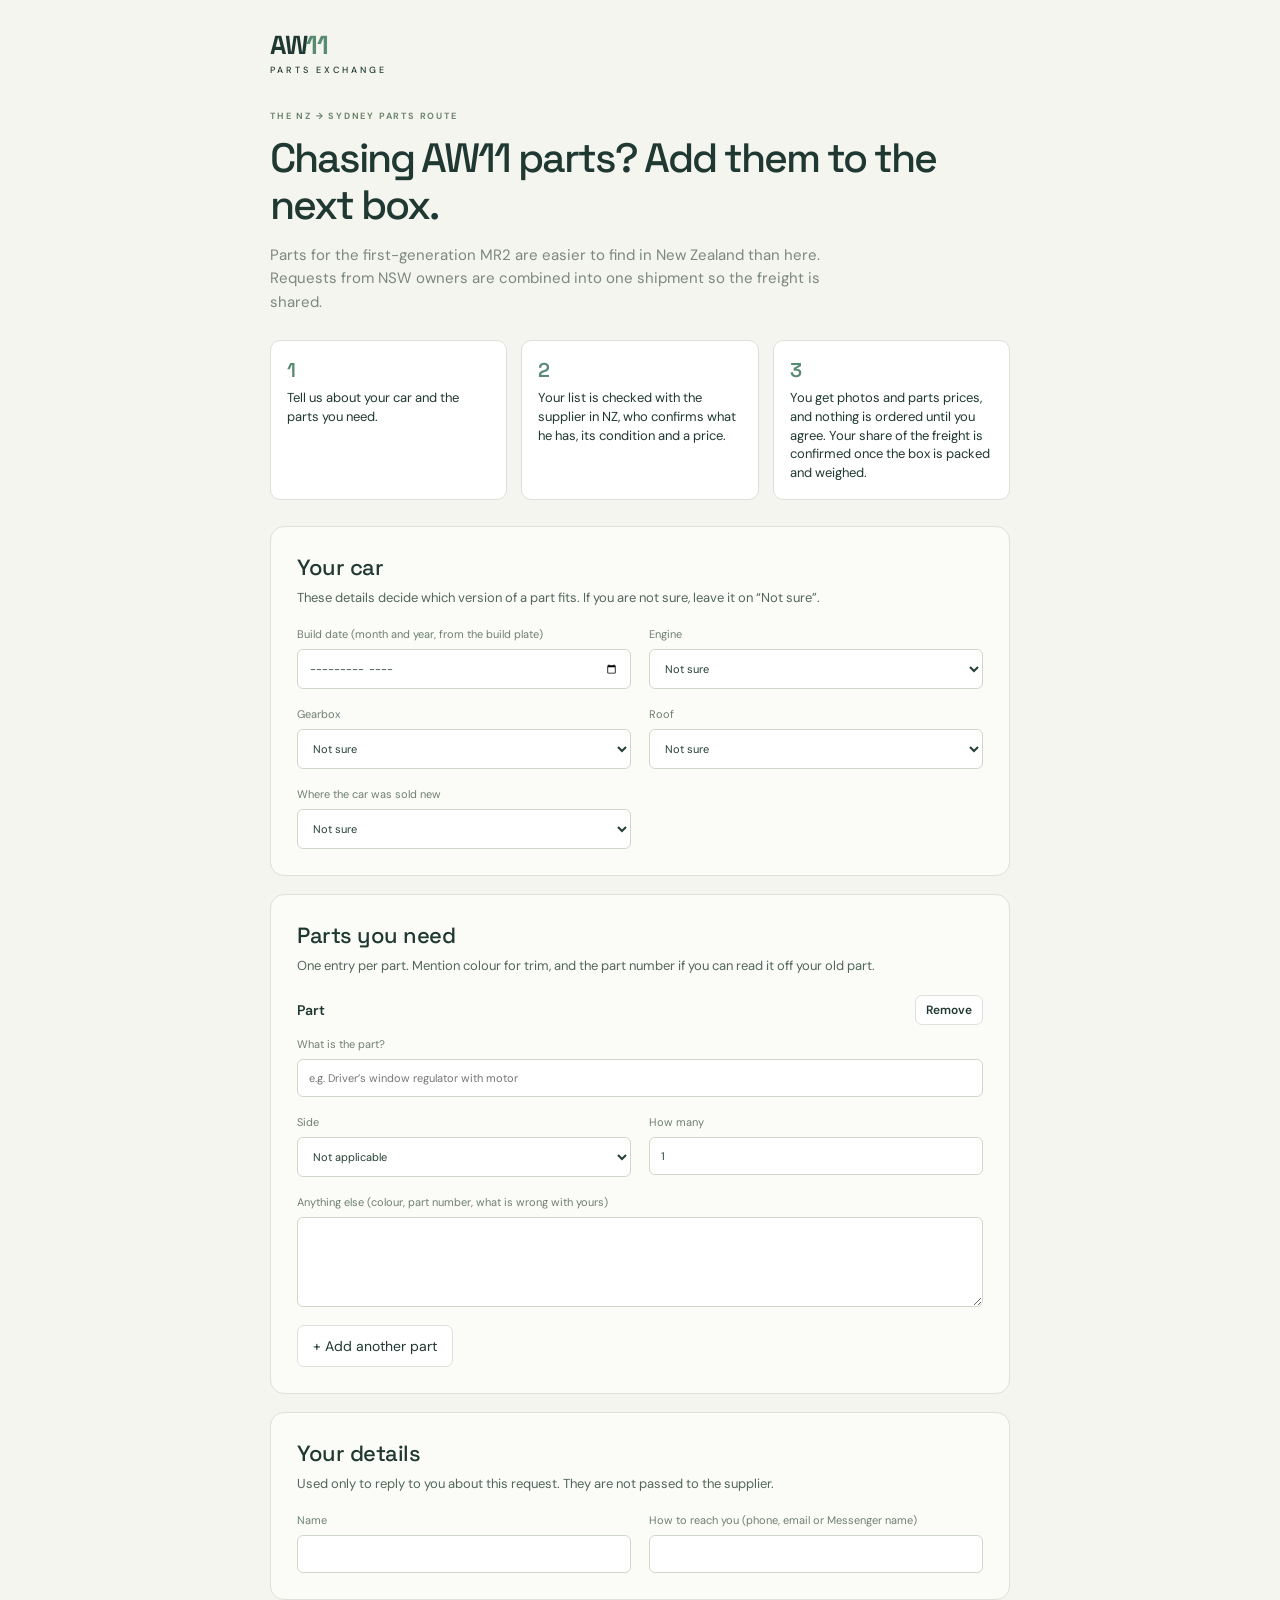
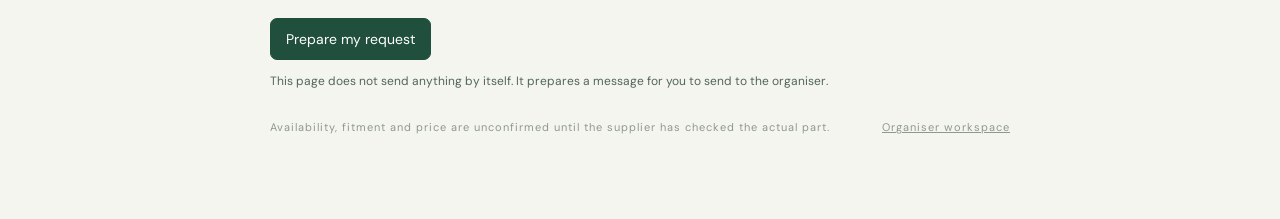
<file: index.html>
<!doctype html>
<html lang="en">
<head>
<meta charset="utf-8">
<meta name="viewport" content="width=device-width,initial-scale=1">
<title>AW11 Parts Exchange – request parts</title>
<meta name="description" content="Request Toyota MR2 AW11 parts from New Zealand, combined into shared shipments to Sydney.">
<meta name="robots" content="noindex">
<link rel="icon" href="favicon.svg">
<link rel="stylesheet" href="globals.css">
<style>
.page{max-width:780px;margin:0 auto;padding:28px 20px 60px}
.top{display:flex;justify-content:space-between;align-items:center;gap:16px}
.logo{font:700 26px 'Space Grotesk';letter-spacing:-1.5px;color:#203832;text-decoration:none}
.logo span{color:#598a74}
.logo small{display:block;font:500 9px 'DM Sans';letter-spacing:3px;margin-top:2px}
.lead{font-size:15px;line-height:1.55;max-width:60ch}
.steps{display:grid;grid-template-columns:repeat(3,1fr);gap:14px;margin:26px 0;padding:0;list-style:none;counter-reset:s}
.steps li{background:white;border:1px solid #dce1d9;border-radius:10px;padding:16px;counter-increment:s;font-size:13px;line-height:1.45}
.steps li::before{content:counter(s);display:block;font:600 20px 'Space Grotesk';color:#598a74;margin-bottom:6px}
.panel{background:#fbfcf8;border:1px solid #dce1d9;border-radius:14px;padding:26px;margin:18px 0}
.panel h2{font:500 22px 'Space Grotesk';letter-spacing:-.5px;margin:0 0 6px}
.panel>p{font-size:13px;margin:0 0 18px;color:#52665a}
.part{border-top:1px solid #dce1d9;padding:18px 0}
.part:first-of-type{border-top:0;padding-top:0}
.part-head{display:flex;justify-content:space-between;align-items:center;margin-bottom:12px;font-weight:600}
.part-head button{padding:6px 10px;font-size:12px}
.note{font-size:12px;color:#52665a;line-height:1.5}
.done{white-space:pre-wrap;background:white;border:1px solid #cfd8cb;border-radius:8px;padding:14px;font-size:12px;line-height:1.5;max-height:260px;overflow:auto;overflow-wrap:anywhere}
.row{display:flex;gap:10px;flex-wrap:wrap;margin-top:14px}
.ok{padding:12px 14px;background:#eef3ed;border:1px solid #598a74;border-radius:8px;margin-top:14px;font-size:13px}
footer{margin-top:30px;font-size:11px;color:#8d988f;display:flex;justify-content:space-between;gap:12px;flex-wrap:wrap}
footer a{color:inherit}
@media(max-width:700px){.steps{grid-template-columns:1fr}.panel{padding:18px}}
</style>
</head>
<body>
<div class="page">
<div class="top"><a class="logo" href="./">AW<span>11</span><small>PARTS EXCHANGE</small></a></div>
<div class="eyebrow" style="margin-top:34px">THE NZ → SYDNEY PARTS ROUTE</div>
<h1>Chasing AW11 parts? Add them to the next box.</h1>
<p class="lead">Parts for the first-generation MR2 are easier to find in New Zealand than here. Requests from NSW owners are combined into one shipment so the freight is shared.</p>
<ol class="steps">
<li>Tell us about your car and the parts you need.</li>
<li>Your list is checked with the supplier in NZ, who confirms what he has, its condition and a price.</li>
<li>You get photos and parts prices, and nothing is ordered until you agree. Your share of the freight is confirmed once the box is packed and weighed.</li>
</ol>

<form id="req">
<section class="panel">
<h2>Your car</h2>
<p>These details decide which version of a part fits. If you are not sure, leave it on “Not sure”.</p>
<div class="form-grid">
<label>Build date (month and year, from the build plate)<input type="month" id="buildDate" min="1984-01" max="1990-12"></label>
<label>Engine<select id="engine"><option value="Not confirmed">Not sure</option><option>NA (4A-GE)</option><option>Supercharged (4A-GZE)</option></select></label>
<label>Gearbox<select id="gearbox"><option value="Not confirmed">Not sure</option><option>Manual</option><option>Auto</option></select></label>
<label>Roof<select id="roof"><option value="Not confirmed">Not sure</option><option>T-bar</option><option>Hardtop (slicktop)</option><option>Sunroof</option></select></label>
<label>Where the car was sold new<select id="market"><option value="Not confirmed">Not sure</option><option>Australian-delivered</option><option>Japanese import</option><option>Other import</option></select></label>
</div>
</section>

<section class="panel">
<h2>Parts you need</h2>
<p>One entry per part. Mention colour for trim, and the part number if you can read it off your old part.</p>
<div id="parts"></div>
<button type="button" id="add">+ Add another part</button>
</section>

<section class="panel">
<h2>Your details</h2>
<p>Used only to reply to you about this request. They are not passed to the supplier.</p>
<div class="form-grid">
<label>Name<input id="name" required maxlength="80" autocomplete="name"></label>
<label>How to reach you (phone, email or Messenger name)<input id="contact" required maxlength="120"></label>
</div>
</section>

<button class="primary" type="submit">Prepare my request</button>
<p class="note">This page does not send anything by itself. It prepares a message for you to send to the organiser.</p>
</form>

<section class="panel" id="result" hidden>
<h2>Send this to the organiser</h2>
<p>Send the whole message, including the code on the last line, through the chat or email where you were given this link.</p>
<div class="done" id="message"></div>
<div class="row"><button class="primary" type="button" id="share">Share message</button><button type="button" id="copy">Copy message</button><button type="button" id="edit">Change my answers</button></div>
<div class="ok" id="status" role="status" hidden></div>
</section>

<footer><span>Availability, fitment and price are unconfirmed until the supplier has checked the actual part.</span><a href="admin.html">Organiser workspace</a></footer>
</div>
<script>
'use strict';
const $ = id => document.getElementById(id);
const sides = ['Not applicable','Right (driver side)','Left (passenger side)','Pair'];
let count = 0;
function addPart(){
  count++;
  const d = document.createElement('div');
  d.className = 'part';
  d.innerHTML = '<div class="part-head"><span>Part</span><button type="button" class="rm">Remove</button></div><div class="form-grid"><label class="full" style="grid-column:1/-1">What is the part?<input class="p-name" required maxlength="160" placeholder="e.g. Driver’s window regulator with motor"></label><label>Side<select class="p-side">' + sides.map(s => '<option>' + s + '</option>').join('') + '</select></label><label>How many<input class="p-qty" type="number" min="1" max="20" value="1"></label><label style="grid-column:1/-1">Anything else (colour, part number, what is wrong with yours)<textarea class="p-note" maxlength="500" rows="2"></textarea></label></div>';
  d.querySelector('.rm').addEventListener('click', () => { if (document.querySelectorAll('.part').length > 1) d.remove(); });
  $('parts').appendChild(d);
}
addPart();
$('add').addEventListener('click', () => { if (document.querySelectorAll('.part').length < 30) addPart(); });

let text = '';
$('req').addEventListener('submit', ev => {
  ev.preventDefault();
  const car = {buildDate: $('buildDate').value, engine: $('engine').value, gearbox: $('gearbox').value, roof: $('roof').value, market: $('market').value};
  const parts = [...document.querySelectorAll('.part')].map(p => ({name: p.querySelector('.p-name').value.trim(), side: p.querySelector('.p-side').value, qty: Math.max(1, Math.min(20, Number(p.querySelector('.p-qty').value) || 1)), note: p.querySelector('.p-note').value.trim()})).filter(p => p.name);
  if (!parts.length) return;
  const data = {v: 1, name: $('name').value.trim(), contact: $('contact').value.trim(), car, parts, sent: new Date().toISOString()};
  const show = v => v === 'Not confirmed' || !v ? 'Not sure' : v;
  const code = btoa(unescape(encodeURIComponent(JSON.stringify(data))));
  text = 'AW11 parts request from ' + data.name + '\nContact: ' + data.contact + '\n\nCar\n- Build date: ' + show(car.buildDate) + '\n- Engine: ' + show(car.engine) + '\n- Gearbox: ' + show(car.gearbox) + '\n- Roof: ' + show(car.roof) + '\n- Market: ' + show(car.market) + '\n\nParts\n' + parts.map((p, i) => (i + 1) + '. ' + p.name + (p.qty > 1 ? ' x' + p.qty : '') + (p.side !== 'Not applicable' ? ' – ' + p.side : '') + (p.note ? '\n   ' + p.note : '')).join('\n') + '\n\nAW11REQ:' + code;
  $('message').textContent = text;
  $('req').hidden = true; $('result').hidden = false; $('status').hidden = true;
  $('share').hidden = !navigator.share;
  $('result').scrollIntoView({behavior: 'smooth'});
});
const say = m => { $('status').textContent = m; $('status').hidden = false; };
$('copy').addEventListener('click', async () => {
  try { await navigator.clipboard.writeText(text); say('Copied. Paste it into your message to the organiser.'); }
  catch { const r = document.createRange(); r.selectNodeContents($('message')); const s = getSelection(); s.removeAllRanges(); s.addRange(r); say('Could not copy automatically. The message is selected: copy it manually.'); }
});
$('share').addEventListener('click', async () => { try { await navigator.share({text}); } catch {} });
$('edit').addEventListener('click', () => { $('req').hidden = false; $('result').hidden = true; });
</script>
</body>
</html>
</file>
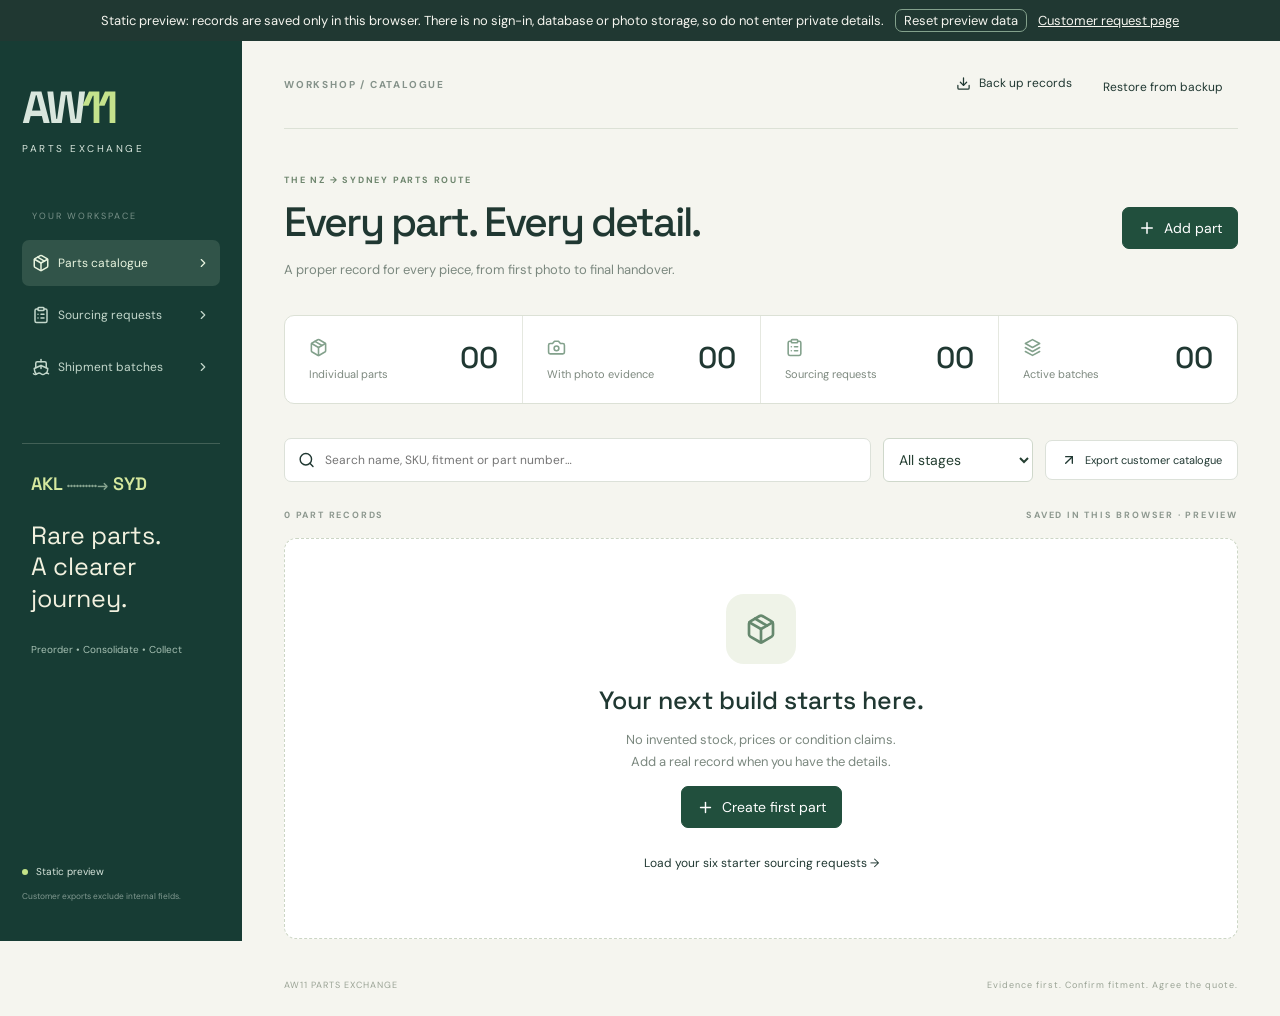
<file: admin.html>
<!doctype html>
<html lang="en">
<head>
<meta charset="utf-8">
<meta name="viewport" content="width=device-width,initial-scale=1">
<title>AW11 Parts Exchange – organiser workspace preview</title>
<meta name="description" content="Static preview of the AW11 Parts Exchange workspace. Records stay in this browser only.">
<meta name="robots" content="noindex">
<link rel="icon" href="favicon.svg">
<link rel="stylesheet" href="globals.css">
<style>
.preview-banner{background:#203832;color:#f5f5ef;padding:9px 16px;font-size:13px;text-align:center}
.preview-banner button{display:inline;padding:2px 8px;margin-left:8px;background:transparent;color:inherit;border-color:#83a18c}
</style>
</head>
<body>
<div class="preview-banner">Static preview: records are saved only in this browser. There is no sign-in, database or photo storage, so do not enter private details. <button id="reset">Reset preview data</button> <a href="./" style="color:inherit;margin-left:8px">Customer request page</a></div>
<div id="app"></div>
<script>
'use strict';
// Static preview of app/workspace.tsx. The hosted app keeps records in D1 and
// photos in R2 behind sign-in; this page keeps everything in localStorage.
const KEY = 'aw11-preview-v1';
const MAX_PHOTO_BYTES = 1024 * 1024;
const stages = ['Sourcing','Awaiting evidence','Ready to quote','Reserved','Ordered','In transit','Received','Collected','Archived'];
const seedTitles = ['RH power window regulator & motor','LH power window motor','Driver master window switch','Passenger window switch','LH door latch assembly','Engine bay fuse box cover'];
const sides = ['Not applicable','RH — driver (RHD)','LH — passenger (RHD)','Pair'];
const vehicleFields = [
  ['Car build date (month and year)','buildDate',null],
  ['Engine','engine',['Not confirmed','NA (4A-GE)','Supercharged (4A-GZE)']],
  ['Gearbox','gearbox',['Not confirmed','Manual','Auto']],
  ['Roof','roof',['Not confirmed','T-bar','Hardtop (slicktop)','Sunroof']],
  ['Market','market',['Not confirmed','Australian-delivered','Japanese import','Other import']]
];
const availabilities = ['Not asked','Asked — waiting on supplier','Available','Not available'];
const customerQuestions = `To match parts to your AW11, can you tell me:
1. Build date (month and year, from the build plate)
2. Engine: NA (4A-GE) or supercharged (4A-GZE)
3. Gearbox: manual or auto
4. Roof: T-bar, hardtop (slicktop) or sunroof
5. Australian-delivered or an import
6. For each part: which side (left/right), colour if it is trim, and a photo of your old part or its part number if you have one
No price or availability is confirmed until the supplier has checked the actual part.`;
const tabs = [['part','Parts catalogue','package'],['request','Sourcing requests','clipboard'],['batch','Shipment batches','ship']];
const icons = {
  package:'<path d="m7.5 4.27 9 5.15"/><path d="M21 8a2 2 0 0 0-1-1.73l-7-4a2 2 0 0 0-2 0l-7 4A2 2 0 0 0 3 8v8a2 2 0 0 0 1 1.73l7 4a2 2 0 0 0 2 0l7-4A2 2 0 0 0 21 16Z"/><path d="m3.3 7 8.7 5 8.7-5"/><path d="M12 22V12"/>',
  clipboard:'<rect width="8" height="4" x="8" y="2" rx="1"/><path d="M16 4h2a2 2 0 0 1 2 2v14a2 2 0 0 1-2 2H6a2 2 0 0 1-2-2V6a2 2 0 0 1 2-2h2"/><path d="M12 11h4"/><path d="M12 16h4"/><path d="M8 11h.01"/><path d="M8 16h.01"/>',
  ship:'<path d="M2 21c.6.5 1.2 1 2.5 1 2.5 0 2.5-2 5-2 1.3 0 1.9.5 2.5 1 .6.5 1.2 1 2.5 1 2.5 0 2.5-2 5-2 1.3 0 1.9.5 2.5 1"/><path d="M19.38 20A11.6 11.6 0 0 0 21 14l-9-4-9 4c0 2.9.94 5.34 2.81 7.76"/><path d="M19 13V7a2 2 0 0 0-2-2H7a2 2 0 0 0-2 2v6"/><path d="M12 10v4"/><path d="M12 2v3"/>',
  layers:'<path d="m12 2 9 5-9 5-9-5Z"/><path d="m3 12 9 5 9-5"/><path d="m3 17 9 5 9-5"/>',
  camera:'<path d="M14.5 4h-5L7 7H4a2 2 0 0 0-2 2v9a2 2 0 0 0 2 2h16a2 2 0 0 0 2-2V9a2 2 0 0 0-2-2h-3Z"/><circle cx="12" cy="13" r="3"/>',
  search:'<circle cx="11" cy="11" r="8"/><path d="m21 21-4.3-4.3"/>',
  plus:'<path d="M5 12h14"/><path d="M12 5v14"/>',
  x:'<path d="M18 6 6 18"/><path d="m6 6 12 12"/>',
  check:'<path d="M20 6 9 17l-5-5"/>',
  download:'<path d="M21 15v4a2 2 0 0 1-2 2H5a2 2 0 0 1-2-2v-4"/><path d="m7 10 5 5 5-5"/><path d="M12 15V3"/>',
  arrow:'<path d="M7 7h10v10"/><path d="M7 17 17 7"/>',
  chevron:'<path d="m9 18 6-6-6-6"/>',
  settings:'<path d="M20 7h-9"/><path d="M14 17H5"/><circle cx="17" cy="17" r="3"/><circle cx="7" cy="7" r="3"/>'
};
const ic = (name, size = 18, sw = 2) => '<svg xmlns="http://www.w3.org/2000/svg" width="' + size + '" height="' + size + '" viewBox="0 0 24 24" fill="none" stroke="currentColor" stroke-width="' + sw + '" stroke-linecap="round" stroke-linejoin="round" aria-hidden="true">' + icons[name] + '</svg>';
const esc = s => String(s ?? '').replace(/[&<>"']/g, c => ({'&':'&amp;','<':'&lt;','>':'&gt;','"':'&quot;',"'":'&#39;'}[c]));
const money = n => n === '' || n == null ? 'Quote pending' : new Intl.NumberFormat('en-AU',{style:'currency',currency:'AUD'}).format(Number(n));
const empty = kind => ({kind,title:'',status:kind==='part'?'Awaiting evidence':'Sourcing',category:'Doors & windows',side:'Not applicable',fitment:'AW11 — exact fitment unconfirmed',condition:'',testing:'Not tested / no evidence supplied',included:'',missing:'',supplier:'',sku:'',partNumber:'',buildDate:'',engine:'Not confirmed',gearbox:'Not confirmed',roof:'Not confirmed',market:'Not confirmed',order:'Group order',requestNote:'',availability:'Not asked',photos:[],price:'',cost:'',freight:'',fee:'',buyer:'',notes:'',batch:'',visibility:'Draft'});
const uid = () => crypto.randomUUID ? crypto.randomUUID() : Date.now().toString(36) + Math.random().toString(36).slice(2);

let store = {records:[],revisions:[]};
try { store = JSON.parse(localStorage.getItem(KEY)) || store; } catch {}
const S = {tab:'part',search:'',filter:'All stages',edit:null,detail:null,history:null,error:'',note:'',importing:false,split:null};

function commit(){
  try { localStorage.setItem(KEY, JSON.stringify(store)); return true; }
  catch { S.error = 'This browser could not store the preview data (storage is full or blocked).'; return false; }
}
function persist(row){
  const now = new Date().toISOString();
  if (!row.title.trim()) throw Error('Invalid record');
  const old = row.id && store.records.find(r => r.id === row.id);
  if (row.id && !old) throw Error('Not found');
  if (old && old.revision !== row.revision) throw Error('This record changed. Reload before editing.');
  const saved = {...row, id: row.id || uid(), revision: old ? old.revision + 1 : 1, updated: now};
  const before = JSON.stringify(store);
  store.records = [saved, ...store.records.filter(r => r.id !== saved.id)];
  store.revisions.push({...saved, savedAt: now});
  if (!commit()) { store = JSON.parse(before); throw Error(S.error); }
}
function download(name, value, type = 'application/json'){
  const a = document.createElement('a');
  a.href = URL.createObjectURL(new Blob([value], {type}));
  a.download = name; a.click();
  setTimeout(() => URL.revokeObjectURL(a.href), 1000);
}
const parts = () => store.records.filter(r => r.kind === 'part');
const batches = () => store.records.filter(r => r.kind === 'batch');
const shown = () => store.records.filter(x => x.kind === S.tab && (S.filter === 'All stages' || x.status === S.filter) && JSON.stringify([x.title,x.sku,x.partNumber,x.fitment,x.category]).toLowerCase().includes(S.search.toLowerCase()));
const noun = (one) => S.tab === 'part' ? (one ? 'part' : 'PART RECORDS') : S.tab === 'request' ? (one ? 'request' : 'REQUESTS') : (one ? 'batch' : 'BATCHES');

function exportCatalogue(){
  const safe = parts().filter(p => p.visibility === 'Catalogue' && p.status !== 'Archived');
  if (!safe.length) { S.error = 'Mark at least one part as Catalogue in its edit form first.'; return render(); }
  let html = '<!doctype html><meta charset="utf-8"><meta name="viewport" content="width=device-width"><title>AW11 Parts Catalogue</title><style>body{font:16px system-ui;max-width:1000px;margin:40px auto;padding:20px;color:#182a2b;background:#f5f4ef}article{background:white;padding:24px;margin:24px 0;border:1px solid #ddd;border-radius:12px}img{max-width:280px;max-height:240px;margin:8px}p{white-space:pre-wrap}</style><h1>AW11 Parts Exchange</h1><p>Condition catalogue • Generated ' + esc(new Date().toLocaleString('en-AU')) + '</p><p>Availability and fitment require confirmation. Photos document the listed unit; they do not waive rights for misdescription or undisclosed faults. Contact the organiser to request a quote.</p>';
  for (const p of safe) {
    html += '<article><h2>' + esc(p.title) + '</h2><p>' + esc(p.sku || p.id) + ' · Revision ' + esc(p.revision) + ' · ' + esc(p.status) + '</p>';
    for (const ph of p.photos || []) html += '<figure><img src="' + esc(ph.url) + '" alt=""><figcaption>' + esc(ph.caption) + '</figcaption></figure>';
    for (const [label, key] of [['Part number','partNumber'],['Fitment','fitment'],['Side','side'],['Condition & defects','condition'],['Test evidence','testing'],['Included','included'],['Missing','missing']]) html += '<h3>' + label + '</h3><p>' + esc(p[key] || 'Not recorded') + '</p>';
    html += '<p>Price: ' + esc(money(p.price)) + '</p></article>';
  }
  download('AW11-customer-catalogue.html', html, 'text/html');
}

function listHtml(){
  const rows = shown();
  let h = '<div class="section-label"><span>' + rows.length + ' ' + noun() + '</span><span>SAVED IN THIS BROWSER · PREVIEW</span></div>';
  if (rows.length) {
    h += '<section class="grid">' + rows.map(p => '<button class="card" data-act="detail" data-id="' + esc(p.id) + '"><div class="card-image">' + (p.photos?.[0] ? '<img src="' + esc(p.photos[0].url) + '" alt="' + esc(p.photos[0].caption) + '">' : ic('package',45,1) + '<span>' + (p.kind === 'part' ? 'PHOTO EVIDENCE NEEDED' : p.kind === 'request' ? 'SOURCING REQUEST' : 'SHIPMENT RECORD') + '</span>') + '<span class="badge">' + esc(p.status) + '</span></div><div class="card-body"><small>' + esc(p.sku || p.id.slice(0,8).toUpperCase()) + ' · REV ' + esc(p.revision) + '</small><h2>' + esc(p.title) + '</h2><p>' + esc(p.fitment) + '</p><div class="card-foot"><span>' + esc(p.kind === 'part' ? money(p.price) : p.kind === 'batch' ? p.route || 'NZ → Sydney' : p.side) + '</span>' + ic('arrow') + '</div></div></button>').join('') + '</section>';
  } else {
    h += '<section class="empty"><div class="empty-icon">' + ic('package',32) + '</div><h2>' + (S.search || S.filter !== 'All stages' ? 'No matching records' : 'Your next build starts here.') + '</h2><p>No invented stock, prices or condition claims.<br>Add a real record when you have the details.</p><button class="primary" data-act="new">' + ic('plus',17) + 'Create first ' + S.tab + '</button>' + (!store.records.length ? '<button class="subtle" data-act="starter">Load your six starter sourcing requests →</button>' : '') + '</section>';
  }
  return h;
}
function field(label, key, type = 'text'){
  const v = esc(S.edit[key] ?? '');
  return '<label>' + label + (type === 'textarea' ? '<textarea data-f="' + key + '">' + v + '</textarea>' : '<input data-f="' + key + '" type="' + type + '"' + (type === 'number' ? ' step="0.01" min="0"' : '') + ' value="' + v + '">') + '</label>';
}
const select = (key, options, value) => '<select data-f="' + key + '">' + options.map(o => { const [val, text] = Array.isArray(o) ? o : [o, o]; return '<option value="' + esc(val) + '"' + (val === value ? ' selected' : '') + '>' + esc(text) + '</option>'; }).join('') + '</select>';
function photosHtml(){
  return (S.edit.photos || []).map((ph, i) => '<figure><img src="' + esc(ph.url) + '" alt="' + esc(ph.caption) + '"><input data-cap="' + i + '" aria-label="Photo ' + (i + 1) + ' caption" value="' + esc(ph.caption) + '"><button type="button" data-act="rmphoto" data-i="' + i + '">Remove from record</button></figure>').join('');
}
function editHtml(){
  const e = S.edit;
  let h = '<div class="overlay"><form class="modal" id="editform"><div class="modal-top"><span>' + (e.id ? 'EDIT RECORD' : 'NEW ' + e.kind.toUpperCase()) + '</span><button type="button" data-act="closeedit" aria-label="Close">' + ic('x',24) + '</button></div><h2>' + (e.id ? 'Keep the record accurate.' : 'Give every piece a paper trail.') + '</h2><p>Record uncertainty explicitly. Save creates a new revision.</p>' + (S.error ? '<p role="alert" class="error">' + esc(S.error) + '</p>' : '') + '<div class="form-grid"><label class="full">Title<input required maxlength="160" data-f="title" value="' + esc(e.title) + '"></label>' + field('SKU / physical label','sku') + '<label>Stage' + select('status', stages, e.status) + '</label>';
  if (e.kind !== 'batch') h += field('Category','category') + field('Part number — verify before sale','partNumber') + field('Vehicle / year / variant / fitment','fitment') + '<label>Side' + select('side', sides, e.side) + '</label>' + '<h3 class="full">' + (e.kind === 'part' ? 'Donor car' : 'Customer car') + '</h3>' + vehicleFields.map(([label, key, options]) => options ? '<label>' + label + select(key, options, e[key] || 'Not confirmed') + '</label>' : field(label, key, 'month')).join('') + field('Condition and every known defect','condition','textarea') + field('Test performed, date and evidence','testing','textarea') + field('Included hardware / components','included','textarea') + field('Missing items / unknowns','missing','textarea');
  if (e.kind === 'request') h += '<label>Whose order' + select('order', ['Group order','My own order'], e.order || 'Group order') + '</label>' + field('Customer note (passed to supplier)','requestNote','textarea') + '<h3 class="full">Supplier reply</h3><label>Availability' + select('availability', availabilities, e.availability || 'Not asked') + '</label>' + field('Customer quoted total (AUD)','price','number');
  if (e.kind === 'part') h += '<label>Customer export' + select('visibility', ['Draft','Catalogue'], e.visibility) + '</label>' + field('Customer quoted total (AUD)','price','number');
  if (e.kind === 'batch') h += field('Total freight for the box in AUD (after packing)','freightTotal','number') + field('Route','route') + field('Order cutoff','cutoff','date') + field('Expected arrival (estimate)','arrival','date') + field('Tracking reference','tracking') + field('Carrier','carrier') + field('Pickup / handover arrangements','handover','textarea') + field('Freight allocation method','allocation','textarea');
  h += '<h3 class="full">Internal coordination</h3>' + field('Supplier / source','supplier') + field('Buyer reference (private)','buyer') + field('Part cost in AUD','cost','number') + field('Freight share in AUD (known after packing)','freight','number') + field('Coordination fee in AUD','fee','number') + '<label>Batch' + select('batch', [['','Not assigned'], ...batches().map(b => [b.id, b.title])], e.batch || '') + '</label>' + field('Payment status / reference — no card data','payment') + field('Buyer approval reference + approved revision','approval') + field('Private notes / next action','notes','textarea') + '</div>';
  h += '<h3>Photo evidence</h3><p>Front, rear, part number, connectors, mounting tabs and every defect. JPG/PNG/WebP. In this preview photos are kept in the browser, up to 1 MB each.</p><label class="upload">' + ic('camera',19) + 'Upload photos<input type="file" id="upload" accept="image/jpeg,image/png,image/webp" multiple></label><div class="photos" id="editphotos">' + photosHtml() + '</div><div class="actions"><button class="primary" type="submit">' + ic('check',17) + 'Save record</button><button type="button" data-act="closeedit">Cancel</button></div></form></div>';
  return h;
}
function detailHtml(){
  const d = S.detail;
  let h = '<div class="overlay" data-act="closedetail"><section class="modal"><div class="modal-top"><span>RECORD · REVISION ' + esc(d.revision) + '</span><button data-act="closedetail" aria-label="Close">' + ic('x',24) + '</button></div><h2>' + esc(d.title) + '</h2><p>' + esc(d.sku || d.id) + ' · ' + esc(d.status) + '</p><div class="photos">' + (d.photos || []).map(ph => '<figure><img src="' + esc(ph.url) + '" alt="' + esc(ph.caption) + '"><figcaption>' + esc(ph.caption) + '</figcaption></figure>').join('') + '</div><div class="details">' + Object.entries(d).filter(([k, v]) => !['id','kind','title','photos','revision'].includes(k) && typeof v !== 'object' && v !== '').map(([k, v]) => '<div><small>' + esc(k.replace(/([A-Z])/g,' $1')) + '</small><p>' + esc(v) + '</p></div>').join('') + '</div><div class="actions"><button class="primary" data-act="editdetail">' + ic('settings',16) + 'Edit record</button><button data-act="history">Revision history</button><button data-act="snapshot">Save exact snapshot</button>' + (d.kind === 'request' && d.buyer ? '<button data-act="quote">Export quote for this customer</button>' : '') + '</div>';
  if (d.kind === 'batch' && S.split) h += splitHtml(d);
  if (S.history) h += '<div class="history"><h3>Saved versions</h3><p>These are record revisions, not proof of buyer approval.</p>' + S.history.map(r => '<button data-act="rev" data-rev="' + esc(r.revision) + '">Revision ' + esc(r.revision) + ' · ' + esc(r.savedAt) + ' ' + ic('download',14) + '</button>').join('') + '</div>';
  return h + '</section></div>';
}
function importHtml(){
  return '<div class="overlay"><form class="modal" id="importform"><div class="modal-top"><span>IMPORT CUSTOMER REQUEST</span><button type="button" data-act="closeimport" aria-label="Close">' + ic('x',24) + '</button></div><h2>Paste the customer’s message.</h2><p>Paste the whole message from the request page, including the last line starting with AW11REQ. Each part becomes its own sourcing request with the car details attached.</p>' + (S.error ? '<p role="alert" class="error">' + esc(S.error) + '</p>' : '') + '<label>Message<textarea id="importtext" rows="8" required></textarea></label><div class="actions"><button class="primary" type="submit">' + ic('check',17) + 'Import</button><button type="button" data-act="closeimport">Cancel</button></div></form></div>';
}
const clip = (v, n) => String(v ?? '').slice(0, n);
const pick = (v, options) => options.includes(v) ? v : 'Not confirmed';
function importRequest(raw){
  const m = /AW11REQ:\s*([A-Za-z0-9+\/=\s]+)/.exec(raw);
  if (!m) throw Error('No AW11REQ code found. Ask the customer to send the whole message.');
  let d;
  try { d = JSON.parse(decodeURIComponent(escape(atob(m[1].replace(/\s+/g, ''))))); } catch { throw Error('The code is damaged or incomplete. Ask the customer to send it again.'); }
  if (!d || d.v !== 1 || !Array.isArray(d.parts) || !d.parts.length || d.parts.length > 30) throw Error('This request is not in a format this page understands.');
  const car = d.car || {}, opt = key => vehicleFields.find(f => f[1] === key)[2];
  const sideMap = {'Right (driver side)': sides[1], 'Left (passenger side)': sides[2], 'Pair': sides[3]};
  const rows = d.parts.filter(p => p && String(p.name || '').trim()).map(p => { const qty = Math.max(1, Math.min(20, Number(p.qty) || 1)); return {...empty('request'), title: clip(p.name, 150).trim() + (qty > 1 ? ' (x' + qty + ')' : ''), side: sideMap[p.side] || sides[0], buildDate: /^\d{4}-\d{2}$/.test(car.buildDate) ? car.buildDate : '', engine: pick(car.engine, opt('engine')), gearbox: pick(car.gearbox, opt('gearbox')), roof: pick(car.roof, opt('roof')), market: pick(car.market, opt('market')), requestNote: clip(p.note, 500), buyer: clip(d.name, 80) + ' · ' + clip(d.contact, 120), notes: 'Imported from customer request sent ' + clip(d.sent, 30) + '. Nothing confirmed.'}; });
  if (!rows.length) throw Error('The request has no parts in it.');
  for (const r of rows) persist(r);
  return rows.length;
}
function exportSupplier(){
  const list = store.records.filter(r => r.kind === 'request' && r.status !== 'Archived' && (r.order || 'Group order') === 'Group order').sort((a, b) => a.title.localeCompare(b.title));
  if (!list.length) { S.error = 'There are no group-order requests to send.'; return render(); }
  const ref = r => 'R-' + r.id.slice(0, 6).toUpperCase();
  const car = r => vehicleFields.map(([, key]) => r[key] && r[key] !== 'Not confirmed' ? r[key] : '').filter(Boolean).join(' · ') || 'Car details not confirmed';
  let html = '<!doctype html><meta charset="utf-8"><meta name="viewport" content="width=device-width"><title>AW11 parts enquiry</title><style>body{font:15px system-ui;max-width:1000px;margin:40px auto;padding:20px;color:#182a2b}table{border-collapse:collapse;width:100%}th,td{border:1px solid #ccc;padding:8px 10px;text-align:left;vertical-align:top}th{background:#eef3ed}td{white-space:pre-wrap}</style><h1>AW11 parts enquiry – NSW group</h1><p>Prepared ' + esc(new Date().toLocaleDateString('en-AU')) + ' · ' + list.length + ' line' + (list.length > 1 ? 's' : '') + '</p><p>This is an enquiry, not an order. For each line, could you say whether you have it, its condition (with photos if possible) and a price. Please quote the reference when replying.</p><table><tr><th>Ref</th><th>Part</th><th>Side</th><th>Part number</th><th>For this car</th><th>Notes</th></tr>';
  for (const r of list) html += '<tr><td>' + esc(ref(r)) + '</td><td>' + esc(r.title) + '</td><td>' + esc(r.side === 'Not applicable' ? '' : r.side) + '</td><td>' + esc(r.partNumber || '') + '</td><td>' + esc(car(r)) + '</td><td>' + esc(r.requestNote || '') + '</td></tr>';
  download('AW11-supplier-enquiry.html', html + '</table>', 'text/html');
}
const isNum = v => v !== '' && v != null && !isNaN(Number(v));
const batchLines = id => store.records.filter(r => r.kind !== 'batch' && r.batch === id && r.status !== 'Archived' && isNum(r.price) && Number(r.price) > 0);
function initSplit(batch){
  const lines = batchLines(batch.id), sum = lines.reduce((t, r) => t + Number(r.price), 0);
  S.split = lines.map(r => ({id: r.id, pct: isNum(r.freightPct) ? Number(r.freightPct) : Math.round(Number(r.price) / sum * 1000) / 10}));
}
function splitAmounts(total){
  const cents = S.split.map(x => Math.round(total * x.pct) ), all = Math.round(total * 100);
  if (cents.length && Math.abs(S.split.reduce((t, x) => t + x.pct, 0) - 100) < 0.05) cents[cents.length - 1] += all - cents.reduce((t, c) => t + c, 0);
  return cents.map(c => c / 100);
}
function splitSummary(total){
  const pct = S.split.reduce((t, x) => t + x.pct, 0), ok = Math.abs(pct - 100) < 0.05;
  return 'Shares add up to ' + (Math.round(pct * 10) / 10) + '%' + (ok ? '.' : ' — adjust them to total 100% before applying.');
}
function splitHtml(d){
  const total = isNum(d.freightTotal) ? Number(d.freightTotal) : null;
  let h = '<div class="history"><h3>Freight split</h3>';
  if (total == null) return h + '<p>Edit this batch and enter the total freight for the box once the supplier has packed and weighed it.</p></div>';
  if (!S.split.length) return h + '<p>No priced requests or parts are assigned to this batch yet. Assign them with the Batch field on each record.</p></div>';
  const amounts = splitAmounts(total);
  h += '<p>Total freight ' + esc(money(total)) + '. Shares start in proportion to each line’s quoted price. Adjust the percentages, then apply.</p><table style="width:100%;border-collapse:collapse;font-size:13px"><tr style="text-align:left"><th>Line</th><th>Buyer</th><th>Price</th><th style="width:90px">Share %</th><th>Freight</th></tr>';
  S.split.forEach((x, i) => { const r = store.records.find(r => r.id === x.id); h += '<tr><td style="padding:6px 8px 6px 0">' + esc(r.title) + '</td><td>' + esc(r.buyer || '') + '</td><td>' + esc(money(r.price)) + '</td><td><input data-pct="' + i + '" type="number" min="0" max="100" step="0.1" value="' + x.pct + '" aria-label="Share percent for ' + esc(r.title) + '"></td><td data-amt="' + i + '">' + esc(money(amounts[i])) + '</td></tr>'; });
  return h + '</table><p id="splitsum">' + esc(splitSummary(total)) + '</p><div class="actions"><button class="primary" data-act="applysplit">' + ic('check',16) + 'Apply freight shares</button><button data-act="resetsplit">Reset to price proportion</button></div></div>';
}
function exportQuote(buyer){
  const list = store.records.filter(r => r.kind === 'request' && r.status !== 'Archived' && r.buyer === buyer);
  let total = 0, priced = 0, freight = 0;
  const num = v => v !== '' && v != null && !isNaN(Number(v));
  const final = list.some(r => (r.availability || '') === 'Available' && num(r.freight));
  let html = '<!doctype html><meta charset="utf-8"><meta name="viewport" content="width=device-width"><title>AW11 parts quote</title><style>body{font:16px system-ui;max-width:900px;margin:40px auto;padding:20px;color:#182a2b;background:#f5f4ef}article{background:white;padding:22px;margin:20px 0;border:1px solid #ddd;border-radius:12px}img{max-width:280px;max-height:240px;margin:8px 8px 0 0}figure{display:inline-block;margin:0}p{white-space:pre-wrap}.price{font-weight:600}</style><h1>AW11 Parts Exchange – ' + (final ? 'your final amount' : 'your parts quote') + '</h1><p>Prepared ' + esc(new Date().toLocaleDateString('en-AU')) + '. Photos and condition are as supplied by the seller in NZ. ' + (final ? 'The box has been packed, weighed and measured, so your share of the freight is now included.' : 'These are parts prices only. Freight can only be worked out once the supplier has packed, weighed and measured the box, so your share of the freight will follow before anything is sent. Nothing is ordered until you confirm.') + '</p>';
  for (const r of list) {
    const avail = r.availability || 'Not asked', ok = avail === 'Available';
    html += '<article><h2>' + esc(r.title) + '</h2><p>Ref R-' + esc(r.id.slice(0, 6).toUpperCase()) + ' · ' + esc(ok ? 'Available' : avail === 'Not available' ? 'Not available' : 'Still being checked with the supplier') + '</p>';
    if (ok) {
      for (const ph of r.photos || []) html += '<figure><img src="' + esc(ph.url) + '" alt=""><figcaption>' + esc(ph.caption) + '</figcaption></figure>';
      html += '<h3>Condition</h3><p>' + esc(r.condition || 'Not described yet') + '</p><h3>Tested</h3><p>' + esc(r.testing || 'Not recorded') + '</p><p class="price">Price: ' + esc(money(r.price)) + '</p>';
      if (num(r.price)) { total += Number(r.price); priced++; }
      if (final && num(r.freight)) { freight += Number(r.freight); html += '<p>Freight share: ' + esc(money(r.freight)) + '</p>'; }
    }
    html += '</article>';
  }
  if (priced) html += '<p class="price">Parts total for ' + priced + ' priced part' + (priced > 1 ? 's' : '') + ': ' + esc(money(total)) + '</p>' + (final ? '<p class="price">Freight share: ' + esc(money(freight)) + '</p><p class="price">Total to pay: ' + esc(money(total + freight)) + '</p>' : '<p>Freight share: to be confirmed after packing.</p>');
  download('AW11-quote.html', html, 'text/html');
}
function render(){
  const p = parts(), t = S.tab;
  const stats = [[p.length,'Individual parts','package'],[p.filter(x => x.photos?.length).length,'With photo evidence','camera'],[store.records.filter(x => x.kind === 'request').length,'Sourcing requests','clipboard'],[batches().filter(x => x.status !== 'Collected' && x.status !== 'Archived').length,'Active batches','layers']];
  document.getElementById('app').innerHTML = '<div class="shell"><aside><a class="brand" href="admin.html">AW<span>11</span><small>PARTS EXCHANGE</small></a><div class="workspace-label">YOUR WORKSPACE</div><nav>' + tabs.map(([key, label, icon]) => '<button class="' + (t === key ? 'active' : '') + '" data-act="tab" data-tab="' + key + '">' + ic(icon) + label + ic('chevron',14) + '</button>').join('') + '</nav><div class="route"><div class="route-line">AKL <span>··········→</span> SYD</div><p>Rare parts.<br>A clearer journey.</p><small>Preorder • Consolidate • Collect</small></div><div class="private"><span class="dot"></span> Static preview<small>Customer exports exclude internal fields.</small></div></aside>'
  + '<main><header><div class="crumb">WORKSHOP / ' + (t === 'part' ? 'CATALOGUE' : t === 'request' ? 'SOURCING' : 'LOGISTICS') + '</div><span><button class="subtle" data-act="backup">' + ic('download',15) + 'Back up records</button><label class="subtle" style="display:inline-flex;flex-direction:row;align-items:center;gap:8px;cursor:pointer;padding:11px 15px;color:inherit;font-size:12px">Restore from backup<input type="file" id="restore" accept="application/json,.json" hidden></label></span></header>'
  + '<section class="hero"><div><div class="eyebrow">THE NZ → SYDNEY PARTS ROUTE</div><h1>' + (t === 'part' ? 'Every part. Every detail.' : t === 'request' ? 'Find the missing pieces.' : 'One box. Many projects.') + '</h1><p>' + (t === 'part' ? 'A proper record for every piece, from first photo to final handover.' : t === 'request' ? 'Keep interest organised before you commit to an order.' : 'Coordinate your next shipment without keeping a warehouse.') + '</p></div><button class="primary" data-act="new">' + ic('plus') + 'Add ' + noun(true) + '</button></section>'
  + '<section class="stats">' + stats.map(([n, l, i]) => '<div>' + ic(i,19) + '<strong>' + String(n).padStart(2,'0') + '</strong><span>' + l + '</span></div>').join('') + '</section>'
  + (S.error && !S.edit && !S.importing ? '<div role="alert" class="error">' + esc(S.error) + '<button data-act="dismiss" aria-label="Dismiss error">' + ic('x',16) + '</button></div>' : '')
  + (S.note ? '<div role="status" class="error" style="background:#eef3ed;border-color:#598a74;color:#203832">' + esc(S.note) + '<button data-act="dismissnote" aria-label="Dismiss">' + ic('x',16) + '</button></div>' : '')
  + '<section class="toolbar"><div class="search">' + ic('search') + '<input id="search" aria-label="Search records" placeholder="Search name, SKU, fitment or part number…" value="' + esc(S.search) + '"></div><select id="filter" aria-label="Filter by stage">' + ['All stages', ...stages].map(s => '<option' + (s === S.filter ? ' selected' : '') + '>' + s + '</option>').join('') + '</select>' + (t === 'part' ? '<button data-act="export">' + ic('arrow',16) + 'Export customer catalogue</button>' : '') + (t === 'request' ? '<button data-act="import">' + ic('plus',16) + 'Import customer request</button><button data-act="supplier">' + ic('arrow',16) + 'Export supplier list</button><button data-act="questions">' + ic('clipboard',16) + 'Copy customer questions</button>' : '') + '</section>'
  + '<div id="list">' + listHtml() + '</div>'
  + '<footer><span>AW11 PARTS EXCHANGE</span><span>Evidence first. Confirm fitment. Agree the quote.</span></footer></main>'
  + (S.detail ? detailHtml() : '') + (S.edit ? editHtml() : '') + (S.importing ? importHtml() : '') + '</div>';
}

const app = document.getElementById('app');
app.addEventListener('click', ev => {
  const el = ev.target.closest('[data-act]');
  if (!el) return;
  const act = el.dataset.act;
  if (act === 'closedetail' && el.classList.contains('overlay') && ev.target !== el) return;
  if (act === 'tab') { S.tab = el.dataset.tab; S.filter = 'All stages'; }
  else if (act === 'new') { S.edit = empty(S.tab); S.error = ''; }
  else if (act === 'detail') { S.detail = store.records.find(r => r.id === el.dataset.id); S.history = null; S.split = null; if (S.detail.kind === 'batch') initSplit(S.detail); }
  else if (act === 'closedetail') S.detail = null;
  else if (act === 'closeedit') { S.edit = null; S.error = ''; }
  else if (act === 'editdetail') { S.edit = JSON.parse(JSON.stringify(S.detail)); S.detail = null; S.error = ''; }
  else if (act === 'history') S.history = store.revisions.filter(r => r.id === S.detail.id).sort((a, b) => b.revision - a.revision);
  else if (act === 'rev') { const r = S.history.find(h => String(h.revision) === el.dataset.rev); return download('revision-' + r.revision + '.json', JSON.stringify(r, null, 2)); }
  else if (act === 'snapshot') return download('part-' + (S.detail.sku || S.detail.id) + '-rev-' + S.detail.revision + '.json', JSON.stringify(S.detail, null, 2));
  else if (act === 'backup') return download('aw11-database-backup.json', JSON.stringify({exportedAt: new Date().toISOString(), records: store.records, revisions: store.revisions}, null, 2));
  else if (act === 'export') return exportCatalogue();
  else if (act === 'dismiss') S.error = '';
  else if (act === 'dismissnote') S.note = '';
  else if (act === 'import') { S.importing = true; S.error = ''; }
  else if (act === 'closeimport') { S.importing = false; S.error = ''; }
  else if (act === 'supplier') return exportSupplier();
  else if (act === 'resetsplit') { for (const x of S.split) { const r = store.records.find(r => r.id === x.id); delete r.freightPct; } initSplit(S.detail); }
  else if (act === 'applysplit') {
    const total = Number(S.detail.freightTotal);
    if (Math.abs(S.split.reduce((t, x) => t + x.pct, 0) - 100) >= 0.05) { S.error = 'Freight shares must add up to 100%.'; S.detail = null; }
    else try {
      const amounts = splitAmounts(total);
      S.split.forEach((x, i) => persist({...store.records.find(r => r.id === x.id), freight: amounts[i].toFixed(2), freightPct: x.pct}));
      S.note = 'Freight shares applied to ' + S.split.length + ' line' + (S.split.length > 1 ? 's' : '') + '.'; S.detail = null;
    } catch (e) { S.error = e.message; S.detail = null; }
  }
  else if (act === 'quote') return exportQuote(S.detail.buyer);
  else if (act === 'questions') {
    const done = ok => { S.note = ok ? 'Customer questions copied. Paste them into a message.' : ''; if (!ok) download('aw11-customer-questions.txt', customerQuestions, 'text/plain'); render(); };
    if (navigator.clipboard?.writeText) navigator.clipboard.writeText(customerQuestions).then(() => done(true), () => done(false)); else done(false);
    return;
  }
  else if (act === 'rmphoto') { S.edit.photos.splice(Number(el.dataset.i), 1); document.getElementById('editphotos').innerHTML = photosHtml(); return; }
  else if (act === 'starter') {
    try { for (const title of seedTitles) persist({...empty('request'), title, notes: 'Starter sourcing request only. Availability, price and condition have not been confirmed.'}); S.tab = 'request'; }
    catch (e) { S.error = e.message; }
  }
  render();
});
app.addEventListener('input', ev => {
  const el = ev.target;
  if (el.id === 'search') { S.search = el.value; document.getElementById('list').innerHTML = listHtml(); }
  else if (el.dataset.f && S.edit) S.edit[el.dataset.f] = el.value;
  else if (el.dataset.pct && S.split) {
    S.split[Number(el.dataset.pct)].pct = Math.max(0, Number(el.value) || 0);
    const total = Number(S.detail.freightTotal), amounts = splitAmounts(total);
    amounts.forEach((a, i) => { document.querySelector('[data-amt="' + i + '"]').textContent = money(a); });
    document.getElementById('splitsum').textContent = splitSummary(total);
  }
  else if (el.dataset.cap && S.edit) S.edit.photos[Number(el.dataset.cap)].caption = el.value;
});
app.addEventListener('change', async ev => {
  const el = ev.target;
  if (el.id === 'filter') { S.filter = el.value; document.getElementById('list').innerHTML = listHtml(); }
  else if (el.id === 'restore' && el.files[0]) {
    try {
      const d = JSON.parse(await el.files[0].text());
      const ok = r => r && typeof r.id === 'string' && typeof r.title === 'string' && ['part','request','batch'].includes(r.kind);
      if (!d || !Array.isArray(d.records) || !d.records.every(ok)) throw Error('That file is not a records backup from this workspace.');
      if (store.records.length && !confirm('Replace the ' + store.records.length + ' record(s) in this browser with the ' + d.records.length + ' in the backup?')) return;
      const before = JSON.stringify(store);
      store = {records: d.records, revisions: Array.isArray(d.revisions) ? d.revisions.filter(ok) : d.records.map(r => ({...r, savedAt: r.updated}))};
      if (commit()) { S.note = 'Restored ' + d.records.length + ' record' + (d.records.length === 1 ? '' : 's') + ' from the backup.'; S.error = ''; } else store = JSON.parse(before);
    } catch (e) { S.error = e instanceof SyntaxError ? 'That file is not a records backup from this workspace.' : e.message; }
    render();
  }
  else if (el.id === 'upload' && S.edit) {
    const skipped = [];
    for (const file of Array.from(el.files || [])) {
      if (!['image/jpeg','image/png','image/webp'].includes(file.type) || file.size > MAX_PHOTO_BYTES) { skipped.push(file.name); continue; }
      const url = await new Promise(res => { const fr = new FileReader(); fr.onload = () => res(String(fr.result)); fr.readAsDataURL(file); });
      S.edit.photos.push({url, caption: file.name});
    }
    S.error = skipped.length ? 'Skipped (use JPG, PNG or WebP under 1 MB in this preview): ' + skipped.join(', ') : '';
    render();
  }
});
app.addEventListener('submit', ev => {
  ev.preventDefault();
  if (ev.target.id === 'importform') {
    try { const n = importRequest(document.getElementById('importtext').value); S.importing = false; S.error = ''; S.tab = 'request'; S.note = 'Imported ' + n + ' request' + (n > 1 ? 's' : '') + '.'; }
    catch (e) { S.error = e.message; }
    return render();
  }
  if (!S.edit) return;
  try { persist(S.edit); S.edit = null; S.error = ''; }
  catch (e) { S.error = e.message; }
  render();
});
document.getElementById('reset').addEventListener('click', () => {
  if (!confirm('Delete all preview records stored in this browser?')) return;
  localStorage.removeItem(KEY);
  store = {records: [], revisions: []};
  Object.assign(S, {importing: false, note: '', edit: null, detail: null, history: null, error: '', search: '', filter: 'All stages'});
  render();
});
render();
</script>
</body>
</html>
</file>
<file: globals.css>
@import url('https://fonts.googleapis.com/css2?family=DM+Sans:wght@400;500;600;700&family=Space+Grotesk:wght@400;500;600;700&display=swap');
*{box-sizing:border-box}body{margin:0;background:#f5f5ef;color:#203832;font-family:'DM Sans',sans-serif;font-size:14px}button,input,select,textarea{font:inherit}button,a,input,select,textarea{outline-offset:4px}button{cursor:pointer;display:inline-flex;align-items:center;justify-content:center;gap:8px;background:white;border:1px solid #dce1d9;border-radius:7px;padding:11px 15px;color:inherit}button:hover{border-color:#598a74;background:#eef3ed}button:disabled{opacity:.5;cursor:wait}a{color:inherit}.shell{display:flex;min-height:100vh}aside{width:242px;background:#173c34;color:#d9e6dd;padding:38px 22px;position:fixed;height:100vh;display:flex;flex-direction:column}.brand{text-decoration:none;font:700 45px 'Space Grotesk';letter-spacing:-4px}.brand span{color:#c5e28c}.brand small{font:10px 'DM Sans';letter-spacing:2.5px;display:block;margin-top:6px}.workspace-label{font-size:9px;letter-spacing:2px;opacity:.5;margin:55px 10px 15px}nav button{width:100%;background:transparent;color:#c3d7cb;border:0;justify-content:flex-start;font-size:12px;padding:14px 10px;margin:3px 0}nav button svg:last-child{margin-left:auto}nav button.active,nav button:hover{background:#315449;color:#e8f4df}.route{border-top:1px solid #426056;padding:28px 9px;margin-top:50px}.route-line{font:600 18px 'Space Grotesk';color:#d5e89e}.route-line span{font-size:14px;color:#87a490}.route p{font:25px/1.25 'Space Grotesk';color:#f2f1df}.route small{font-size:10px;color:#a6c0b3}.private{margin-top:auto;font-size:10px}.private small{display:block;margin-top:12px;opacity:.55;line-height:1.6}.dot{display:inline-block;width:6px;height:6px;border-radius:50%;background:#c4e488;margin-right:5px}main{margin-left:242px;width:calc(100% - 242px);padding:0 42px}header{height:88px;border-bottom:1px solid #dce1d6;display:flex;align-items:center;justify-content:space-between}.crumb,.eyebrow,.section-label{font-size:10px;font-weight:700;letter-spacing:1.8px}.crumb{color:#85928a}.subtle{background:transparent;border-color:transparent;font-size:12px}.hero{display:flex;justify-content:space-between;align-items:center;padding:45px 0 34px;gap:20px}.eyebrow{color:#6e866e;font-size:9px}h1{font:500 clamp(28px,3.2vw,46px)/1.15 'Space Grotesk';letter-spacing:-2px;margin:13px 0}p{line-height:1.7;color:#7b887f}.hero p{font-size:13px;margin:0}.primary{background:#214f3d;color:#fff;border-color:#214f3d;white-space:nowrap}.primary:hover{background:#32664e;color:white}.stats{display:grid;grid-template-columns:repeat(4,1fr);border:1px solid #dce1d6;background:#fff;border-radius:10px;margin-bottom:34px}.stats>div{padding:22px 24px;display:grid;grid-template-columns:1fr auto;border-right:1px solid #e5e8e0}.stats>div:last-child{border:0}.stats svg{color:#83a18c}.stats strong{font:500 30px 'Space Grotesk';grid-row:1/3;grid-column:2}.stats span{font-size:11px;margin-top:10px;color:#7d897f}.toolbar{display:flex;gap:12px;align-items:center}.search{display:flex;align-items:center;gap:10px;flex:1;background:white;border:1px solid #dce1d9;border-radius:7px;padding:0 13px}.search input{border:0;width:100%;padding:13px 0;background:transparent;font-size:12px}.toolbar select{width:150px}.toolbar button{font-size:11px}.section-label{display:flex;justify-content:space-between;margin:27px 0 17px;font-size:9px;color:#8d988f}.grid{display:grid;grid-template-columns:repeat(3,minmax(0,1fr));gap:20px}.card{display:block;text-align:left;padding:0;overflow:hidden;background:white;border:1px solid #dbe1d7;border-radius:10px}.card-image{height:170px;background:repeating-linear-gradient(0deg,transparent,transparent 23px,#dce3d466 24px),repeating-linear-gradient(90deg,#edf0e7,#edf0e7 23px,#dce3d466 24px);position:relative;display:flex;flex-direction:column;align-items:center;justify-content:center;color:#93a48e;gap:14px}.card-image>span:not(.badge){font-size:8px;letter-spacing:1.8px}.card-image img{width:100%;height:100%;object-fit:cover}.badge{position:absolute;top:13px;left:13px;font-size:9px;background:#fbfcf5;border:1px solid #d9e3d3;padding:5px 8px;border-radius:4px;color:#5e755f}.card-body{padding:20px}.card-body small{font-size:9px;letter-spacing:1px;color:#879985}.card h2{font:500 18px 'Space Grotesk';line-height:1.3;margin:12px 0}.card p{font-size:11px;margin:0 0 15px}.card-foot{border-top:1px solid #edf0e7;padding-top:15px;display:flex;justify-content:space-between;font-size:12px}.empty{background:#fff;border:1px dashed #ccd6c5;border-radius:12px;padding:55px 20px;text-align:center}.empty-icon{background:#eff3e8;width:70px;height:70px;margin:auto;display:grid;place-items:center;border-radius:18px;color:#66886e}.empty h2{font:500 25px 'Space Grotesk';margin:20px 0 10px}.empty p{font-size:13px}.empty .subtle{display:flex;margin:15px auto 0}footer{display:flex;justify-content:space-between;margin:40px 0 25px;font-size:9px;letter-spacing:1px;color:#9aa395}.overlay{position:fixed;inset:0;background:#102c26a6;z-index:5;display:flex;align-items:flex-start;justify-content:center;padding:30px 15px;overflow:auto;backdrop-filter:blur(4px)}.modal{background:#fbfcf8;max-width:880px;width:100%;padding:32px;border-radius:14px;margin:auto}.modal-top{display:flex;justify-content:space-between;align-items:center;font-size:10px;letter-spacing:2px;color:#788878}.modal h2{font:500 30px 'Space Grotesk';letter-spacing:-1px}.modal h3{font:500 19px 'Space Grotesk'}.modal p{font-size:13px}.form-grid{display:grid;grid-template-columns:1fr 1fr;gap:18px}label{display:flex;flex-direction:column;gap:8px;font-size:11px;color:#6e7e70}input,textarea,select{border:1px solid #cfd8cb;background:white;border-radius:6px;padding:11px;color:#253f32;width:100%}textarea{min-height:90px;resize:vertical}.full{grid-column:1/-1}.actions{display:flex;gap:10px;margin-top:25px;flex-wrap:wrap}.photos{display:flex;flex-wrap:wrap;gap:12px;margin:20px 0}.photos figure{margin:0;width:180px}.photos img{width:180px;height:140px;object-fit:cover;border-radius:7px}.photos input{font-size:11px}.photos figcaption{font-size:11px}.photos button{font-size:10px;margin-top:6px}.upload{padding:20px;border:1px dashed #9fb39a;border-radius:8px;align-items:center;background:#f0f4e8}.upload input{max-width:320px}.details{display:grid;grid-template-columns:1fr 1fr;gap:15px}.details small{text-transform:uppercase;font-size:9px;letter-spacing:1px;color:#83917e}.details p{white-space:pre-wrap;margin:5px 0;color:#354c3b}.error{padding:15px;background:#fff0e8;border:1px solid #dcaa8d;border-radius:8px;margin:15px 0;display:flex;justify-content:space-between}.history button{display:flex;margin:8px 0;font-size:12px}@media(max-width:1100px){aside{width:200px}main{margin-left:200px;width:calc(100% - 200px);padding:0 25px}.grid{grid-template-columns:repeat(2,1fr)}.stats>div{padding:18px 14px}.toolbar{flex-wrap:wrap}.search{min-width:250px}.stats span{font-size:10px}}@media(max-width:700px){aside{position:static;width:100%;height:auto;padding:20px}.shell{display:block}.brand{font-size:32px}.brand small{display:inline;margin-left:18px}.workspace-label,.route,.private{display:none}nav{display:flex;margin-top:20px}nav button{font-size:10px;justify-content:center}nav button svg:last-child{display:none}main{margin:0;width:100%;padding:0 20px}header{height:65px}.hero{align-items:flex-start;flex-direction:column;padding:30px 0}.stats{grid-template-columns:1fr 1fr}.stats>div{border-bottom:1px solid #eee}.grid{grid-template-columns:1fr}.form-grid,.details{grid-template-columns:1fr}.modal{padding:22px}.section-label span:last-child{display:none}h1{letter-spacing:-1px}footer{gap:20px}.search{min-width:100%}}
</file>
